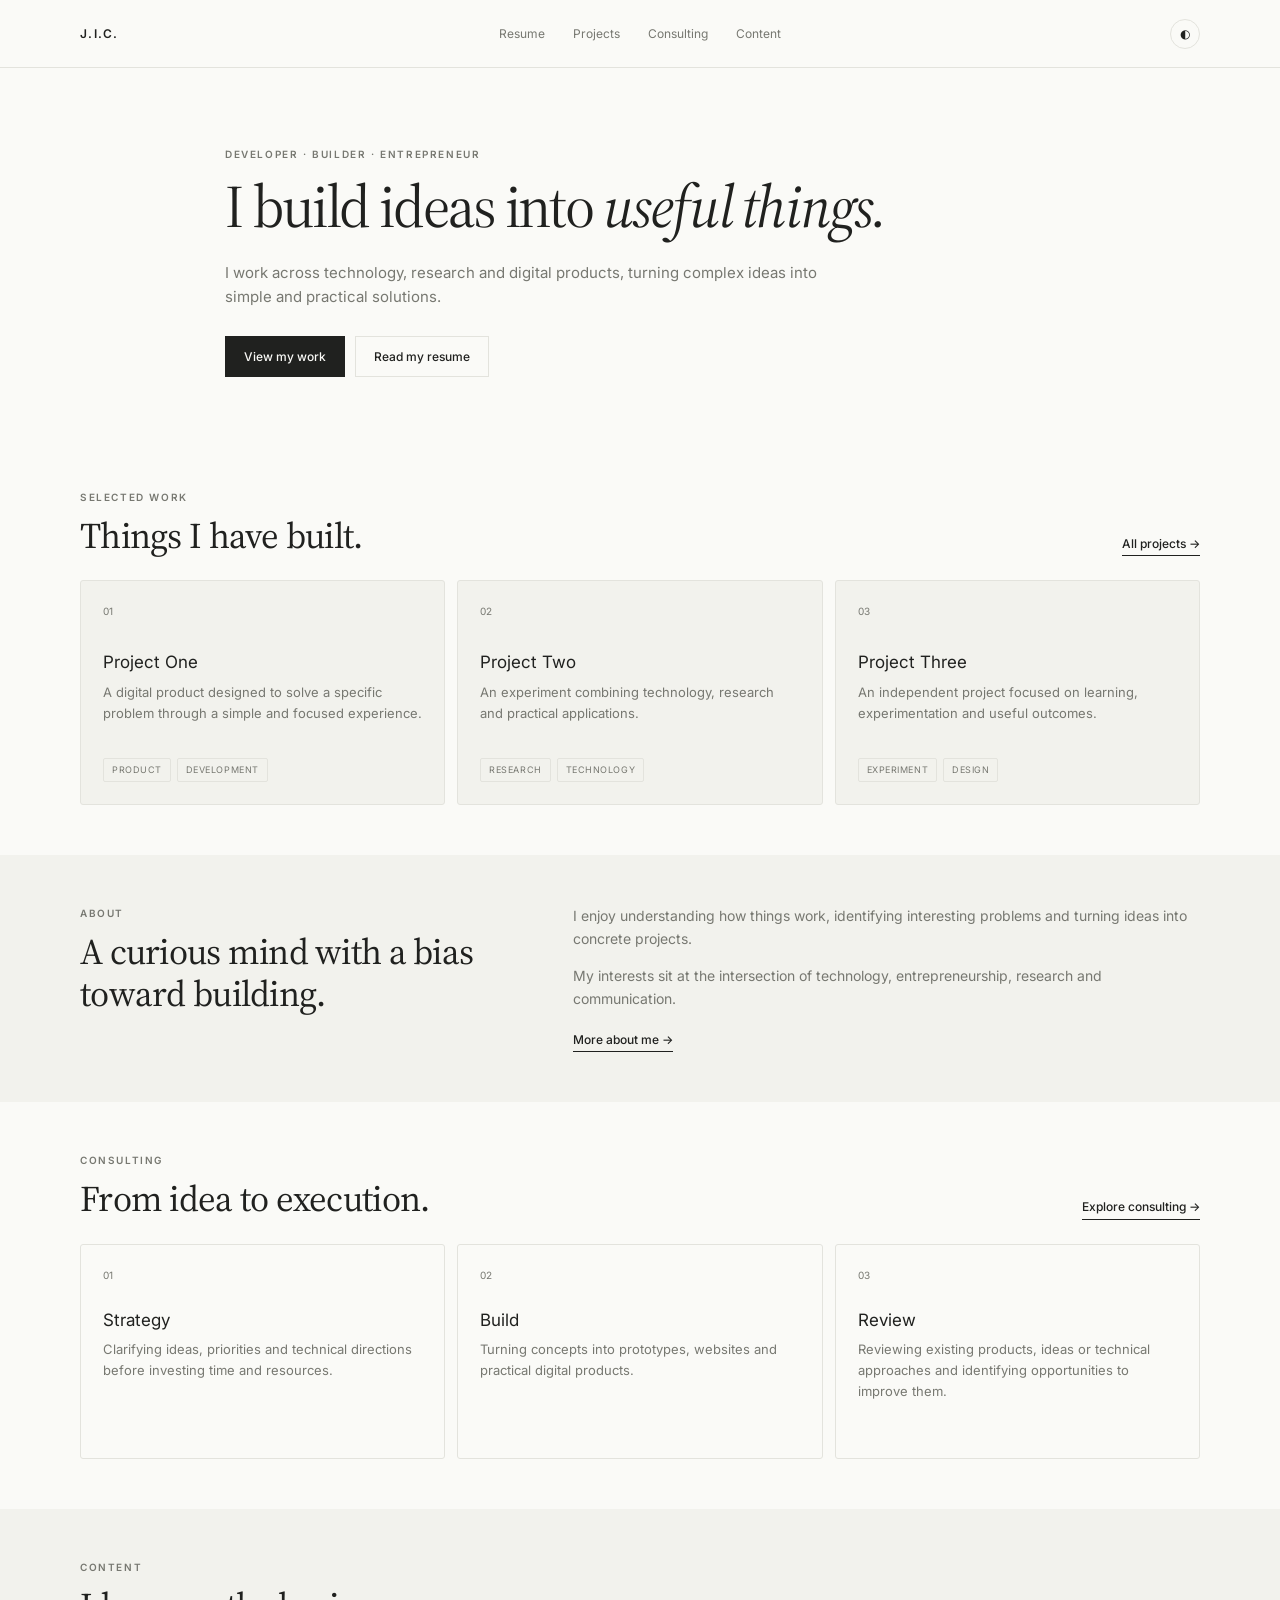
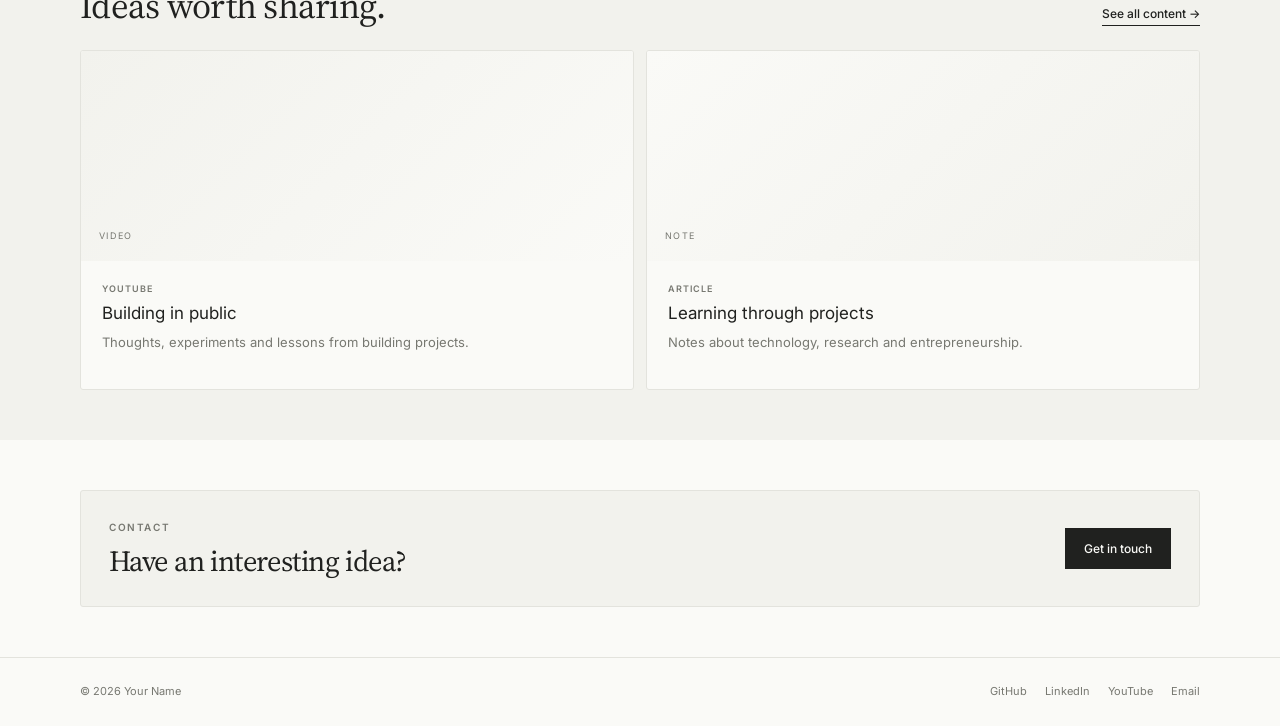
<file: index.html>
<!DOCTYPE html>
<html lang="en">

<head>
  <meta charset="UTF-8">
  <meta name="viewport" content="width=device-width, initial-scale=1.0">

  <title>J. Independent Consulting   — Portfolio</title>

  <link rel="stylesheet" href="style.css">
</head>

<body>

<header class="site-header">
  <div class="container nav-inner">

    <a href="index.html" class="logo">J.I.C.</a>

    <nav class="main-nav">
      <a href="resume.html">Resume</a>
      <a href="projects.html">Projects</a>
      <a href="consulting.html">Consulting</a>
      <a href="content.html">Content</a>
    </nav>

    <button
      id="themeToggle"
      class="theme-toggle"
      aria-label="Toggle dark mode">
      ◐
    </button>

  </div>
</header>


<main>

  <!-- HERO -->
  <section class="hero">
    <div class="container hero-content">

      <p class="eyebrow">
        Developer · Builder · Entrepreneur
      </p>

      <h1>
        I build ideas into
        <em>useful things.</em>
      </h1>

      <p class="hero-text">
        I work across technology, research and digital products,
        turning complex ideas into simple and practical solutions.
      </p>

      <div class="hero-actions">

        <a href="projects.html" class="button button-dark">
          View my work
        </a>

        <a href="resume.html" class="button button-light">
          Read my resume
        </a>

      </div>

    </div>
  </section>


  <!-- SELECTED WORK -->
  <section class="section">

    <div class="container">

      <div class="section-heading">

        <div>
          <p class="eyebrow">Selected work</p>
          <h2>Things I have built.</h2>
        </div>

        <a href="projects.html" class="text-link">
          All projects →
        </a>

      </div>


      <div class="card-grid three">

        <article class="work-card">

          <span class="card-number">01</span>

          <h3>Project One</h3>

          <p>
            A digital product designed to solve a specific
            problem through a simple and focused experience.
          </p>

          <div class="tags">
            <span>Product</span>
            <span>Development</span>
          </div>

        </article>


        <article class="work-card">

          <span class="card-number">02</span>

          <h3>Project Two</h3>

          <p>
            An experiment combining technology, research
            and practical applications.
          </p>

          <div class="tags">
            <span>Research</span>
            <span>Technology</span>
          </div>

        </article>


        <article class="work-card">

          <span class="card-number">03</span>

          <h3>Project Three</h3>

          <p>
            An independent project focused on learning,
            experimentation and useful outcomes.
          </p>

          <div class="tags">
            <span>Experiment</span>
            <span>Design</span>
          </div>

        </article>

      </div>

    </div>

  </section>


  <!-- ABOUT -->
  <section class="section section-soft">

    <div class="container about-grid">

      <div>
        <p class="eyebrow">About</p>

        <h2>
          A curious mind with
          a bias toward building.
        </h2>
      </div>


      <div class="about-text">

        <p>
          I enjoy understanding how things work, identifying
          interesting problems and turning ideas into concrete projects.
        </p>

        <p>
          My interests sit at the intersection of technology,
          entrepreneurship, research and communication.
        </p>

        <a href="resume.html" class="text-link">
          More about me →
        </a>

      </div>

    </div>

  </section>


  <!-- CONSULTING -->
  <section class="section">

    <div class="container">

      <div class="section-heading">

        <div>
          <p class="eyebrow">Consulting</p>
          <h2>From idea to execution.</h2>
        </div>

        <a href="consulting.html" class="text-link">
          Explore consulting →
        </a>

      </div>


      <div class="card-grid three">

        <article class="service-card">

          <span class="service-index">01</span>

          <h3>Strategy</h3>

          <p>
            Clarifying ideas, priorities and technical directions
            before investing time and resources.
          </p>

        </article>


        <article class="service-card">

          <span class="service-index">02</span>

          <h3>Build</h3>

          <p>
            Turning concepts into prototypes, websites
            and practical digital products.
          </p>

        </article>


        <article class="service-card">

          <span class="service-index">03</span>

          <h3>Review</h3>

          <p>
            Reviewing existing products, ideas or technical
            approaches and identifying opportunities to improve them.
          </p>

        </article>

      </div>

    </div>

  </section>


  <!-- CONTENT -->
  <section class="section section-soft">

    <div class="container">

      <div class="section-heading">

        <div>
          <p class="eyebrow">Content</p>
          <h2>Ideas worth sharing.</h2>
        </div>

        <a href="content.html" class="text-link">
          See all content →
        </a>

      </div>


      <div class="content-grid">

        <article class="content-card">

          <div class="content-visual visual-video">
            <span>VIDEO</span>
          </div>

          <div class="content-info">

            <span class="content-type">
              YouTube
            </span>

            <h3>Building in public</h3>

            <p>
              Thoughts, experiments and lessons from building projects.
            </p>

          </div>

        </article>


        <article class="content-card">

          <div class="content-visual visual-article">
            <span>NOTE</span>
          </div>

          <div class="content-info">

            <span class="content-type">
              Article
            </span>

            <h3>Learning through projects</h3>

            <p>
              Notes about technology, research and entrepreneurship.
            </p>

          </div>

        </article>

      </div>

    </div>

  </section>


  <!-- CONTACT -->
  <section class="section">

    <div class="container">

      <div class="contact-card">

        <div>

          <p class="eyebrow">
            Contact
          </p>

          <h2>
            Have an interesting idea?
          </h2>

        </div>

        <a
          href="mailto:hello@example.com"
          class="button button-dark">
          Get in touch
        </a>

      </div>

    </div>

  </section>

</main>


<footer class="site-footer">

  <div class="container footer-inner">

    <span>
      © 2026 Your Name
    </span>

    <div class="socials">

      <a
        href="https://github.com/YOURUSERNAME"
        target="_blank"
        rel="noopener noreferrer">
        GitHub
      </a>

      <a
        href="https://www.linkedin.com/in/YOURUSERNAME/"
        target="_blank"
        rel="noopener noreferrer">
        LinkedIn
      </a>

      <a
        href="https://www.youtube.com/@YOURCHANNEL"
        target="_blank"
        rel="noopener noreferrer">
        YouTube
      </a>

      <a href="mailto:hello@example.com">
        Email
      </a>

    </div>

  </div>

</footer>


<script src="script.js"></script>

</body>
</html>
</file>
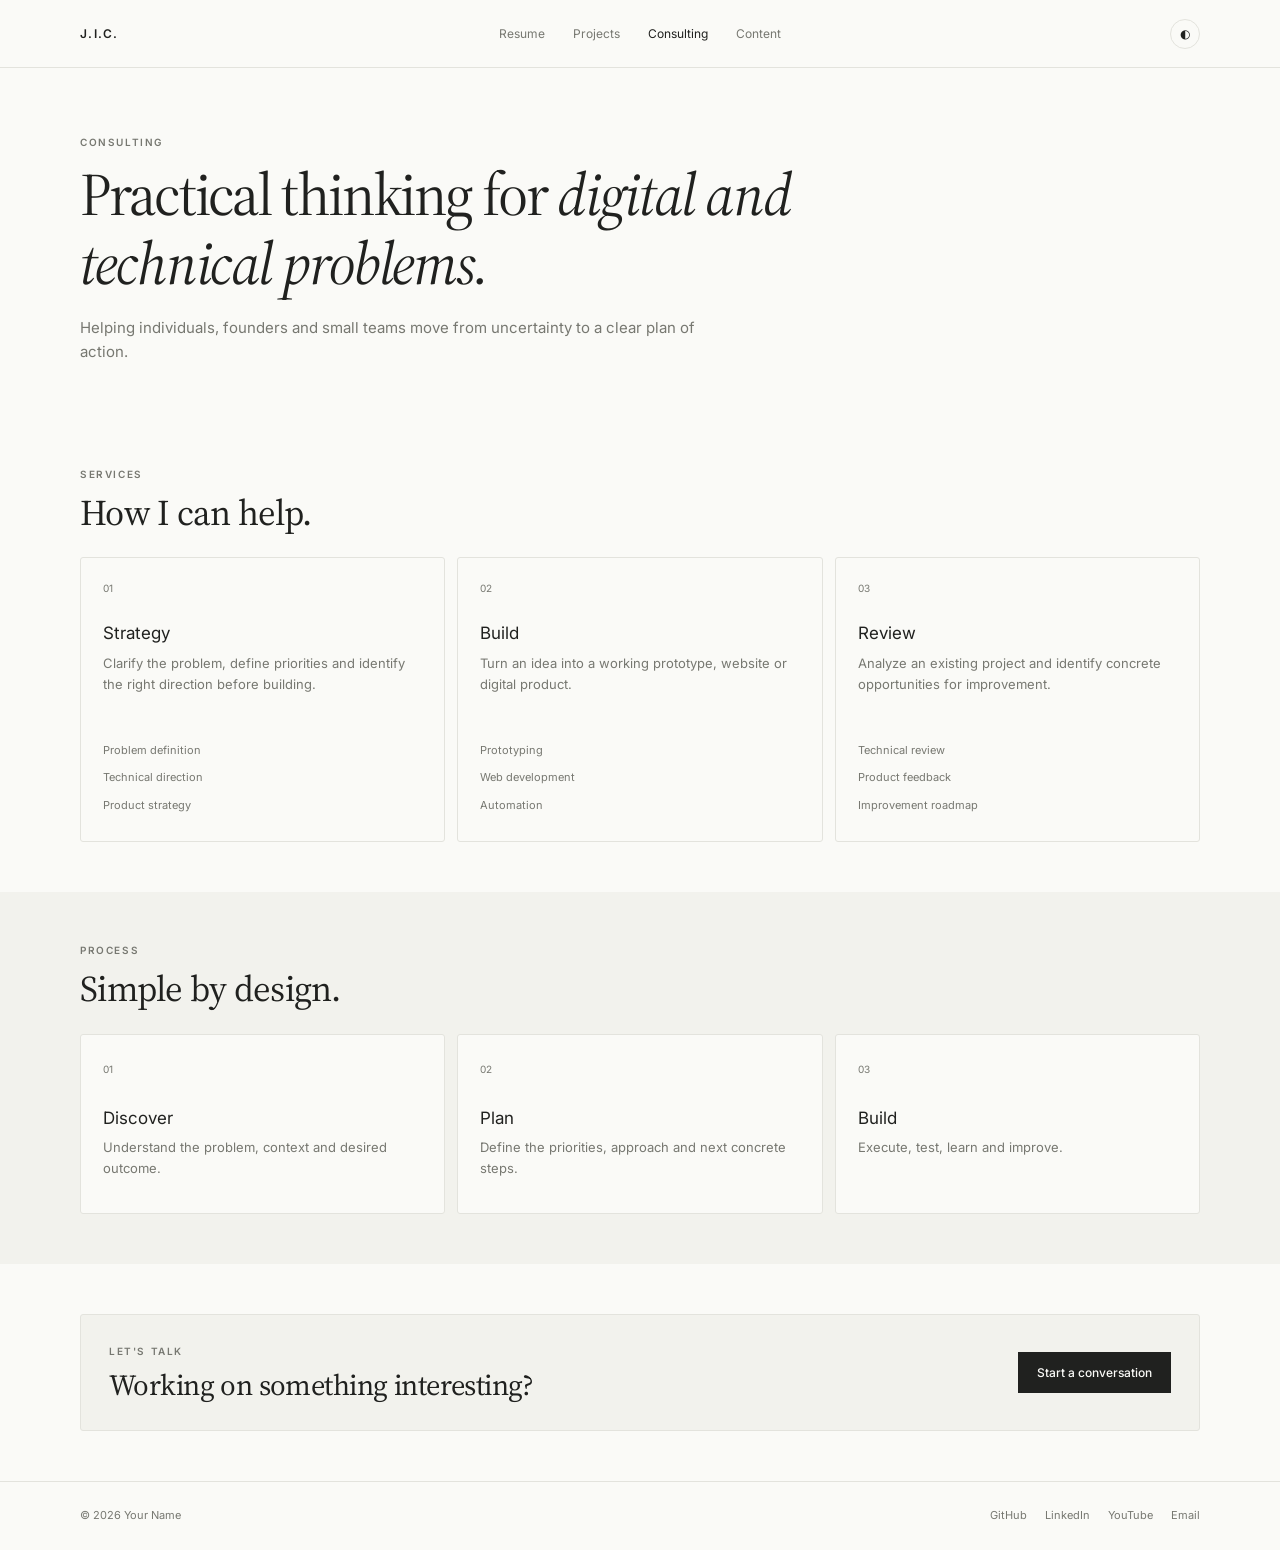
<file: consulting.html>
<!DOCTYPE html>
<html lang="en">

<head>

  <meta charset="UTF-8">
  <meta name="viewport" content="width=device-width, initial-scale=1.0">

  <title>Consulting — Your Name</title>

  <link rel="stylesheet" href="style.css">

</head>

<body>

<header class="site-header">

  <div class="container nav-inner">

    <a href="index.html" class="logo">
      J.I.C.
    </a>

    <nav class="main-nav">

      <a href="resume.html">
        Resume
      </a>

      <a href="projects.html">
        Projects
      </a>

      <a href="consulting.html" class="active">
        Consulting
      </a>

      <a href="content.html">
        Content
      </a>

    </nav>

    <button
      id="themeToggle"
      class="theme-toggle">
      ◐
    </button>

  </div>

</header>


<main>

  <section class="page-hero">

    <div class="container">

      <p class="eyebrow">
        Consulting
      </p>

      <h1>
        Practical thinking for
        <em>digital and technical problems.</em>
      </h1>

      <p>
        Helping individuals, founders and small teams
        move from uncertainty to a clear plan of action.
      </p>

    </div>

  </section>


  <section class="section">

    <div class="container">

      <div class="section-heading">

        <div>

          <p class="eyebrow">
            Services
          </p>

          <h2>
            How I can help.
          </h2>

        </div>

      </div>


      <div class="card-grid three">


        <article class="service-card large">

          <span class="service-index">
            01
          </span>

          <h3>
            Strategy
          </h3>

          <p>
            Clarify the problem, define priorities
            and identify the right direction before building.
          </p>

          <ul class="service-list">
            <li>Problem definition</li>
            <li>Technical direction</li>
            <li>Product strategy</li>
          </ul>

        </article>


        <article class="service-card large">

          <span class="service-index">
            02
          </span>

          <h3>
            Build
          </h3>

          <p>
            Turn an idea into a working prototype,
            website or digital product.
          </p>

          <ul class="service-list">
            <li>Prototyping</li>
            <li>Web development</li>
            <li>Automation</li>
          </ul>

        </article>


        <article class="service-card large">

          <span class="service-index">
            03
          </span>

          <h3>
            Review
          </h3>

          <p>
            Analyze an existing project and identify
            concrete opportunities for improvement.
          </p>

          <ul class="service-list">
            <li>Technical review</li>
            <li>Product feedback</li>
            <li>Improvement roadmap</li>
          </ul>

        </article>


      </div>

    </div>

  </section>


  <section class="section section-soft">

    <div class="container">

      <div class="section-heading">

        <div>

          <p class="eyebrow">
            Process
          </p>

          <h2>
            Simple by design.
          </h2>

        </div>

      </div>


      <div class="process-grid">

        <article class="process-card">

          <span>01</span>

          <h3>
            Discover
          </h3>

          <p>
            Understand the problem, context
            and desired outcome.
          </p>

        </article>


        <article class="process-card">

          <span>02</span>

          <h3>
            Plan
          </h3>

          <p>
            Define the priorities, approach
            and next concrete steps.
          </p>

        </article>


        <article class="process-card">

          <span>03</span>

          <h3>
            Build
          </h3>

          <p>
            Execute, test, learn and improve.
          </p>

        </article>

      </div>

    </div>

  </section>


  <section class="section">

    <div class="container">

      <div class="contact-card">

        <div>

          <p class="eyebrow">
            Let's talk
          </p>

          <h2>
            Working on something interesting?
          </h2>

        </div>

        <a
          href="mailto:hello@example.com"
          class="button button-dark">
          Start a conversation
        </a>

      </div>

    </div>

  </section>

</main>


<footer class="site-footer">

  <div class="container footer-inner">

    <span>
      © 2026 Your Name
    </span>

    <div class="socials">

      <a href="https://github.com/YOURUSERNAME"
         target="_blank"
         rel="noopener noreferrer">
        GitHub
      </a>

      <a href="https://www.linkedin.com/in/YOURUSERNAME/"
         target="_blank"
         rel="noopener noreferrer">
        LinkedIn
      </a>

      <a href="https://www.youtube.com/@YOURCHANNEL"
         target="_blank"
         rel="noopener noreferrer">
        YouTube
      </a>

      <a href="mailto:hello@example.com">
        Email
      </a>

    </div>

  </div>

</footer>


<script src="script.js"></script>

</body>
</html>
</file>
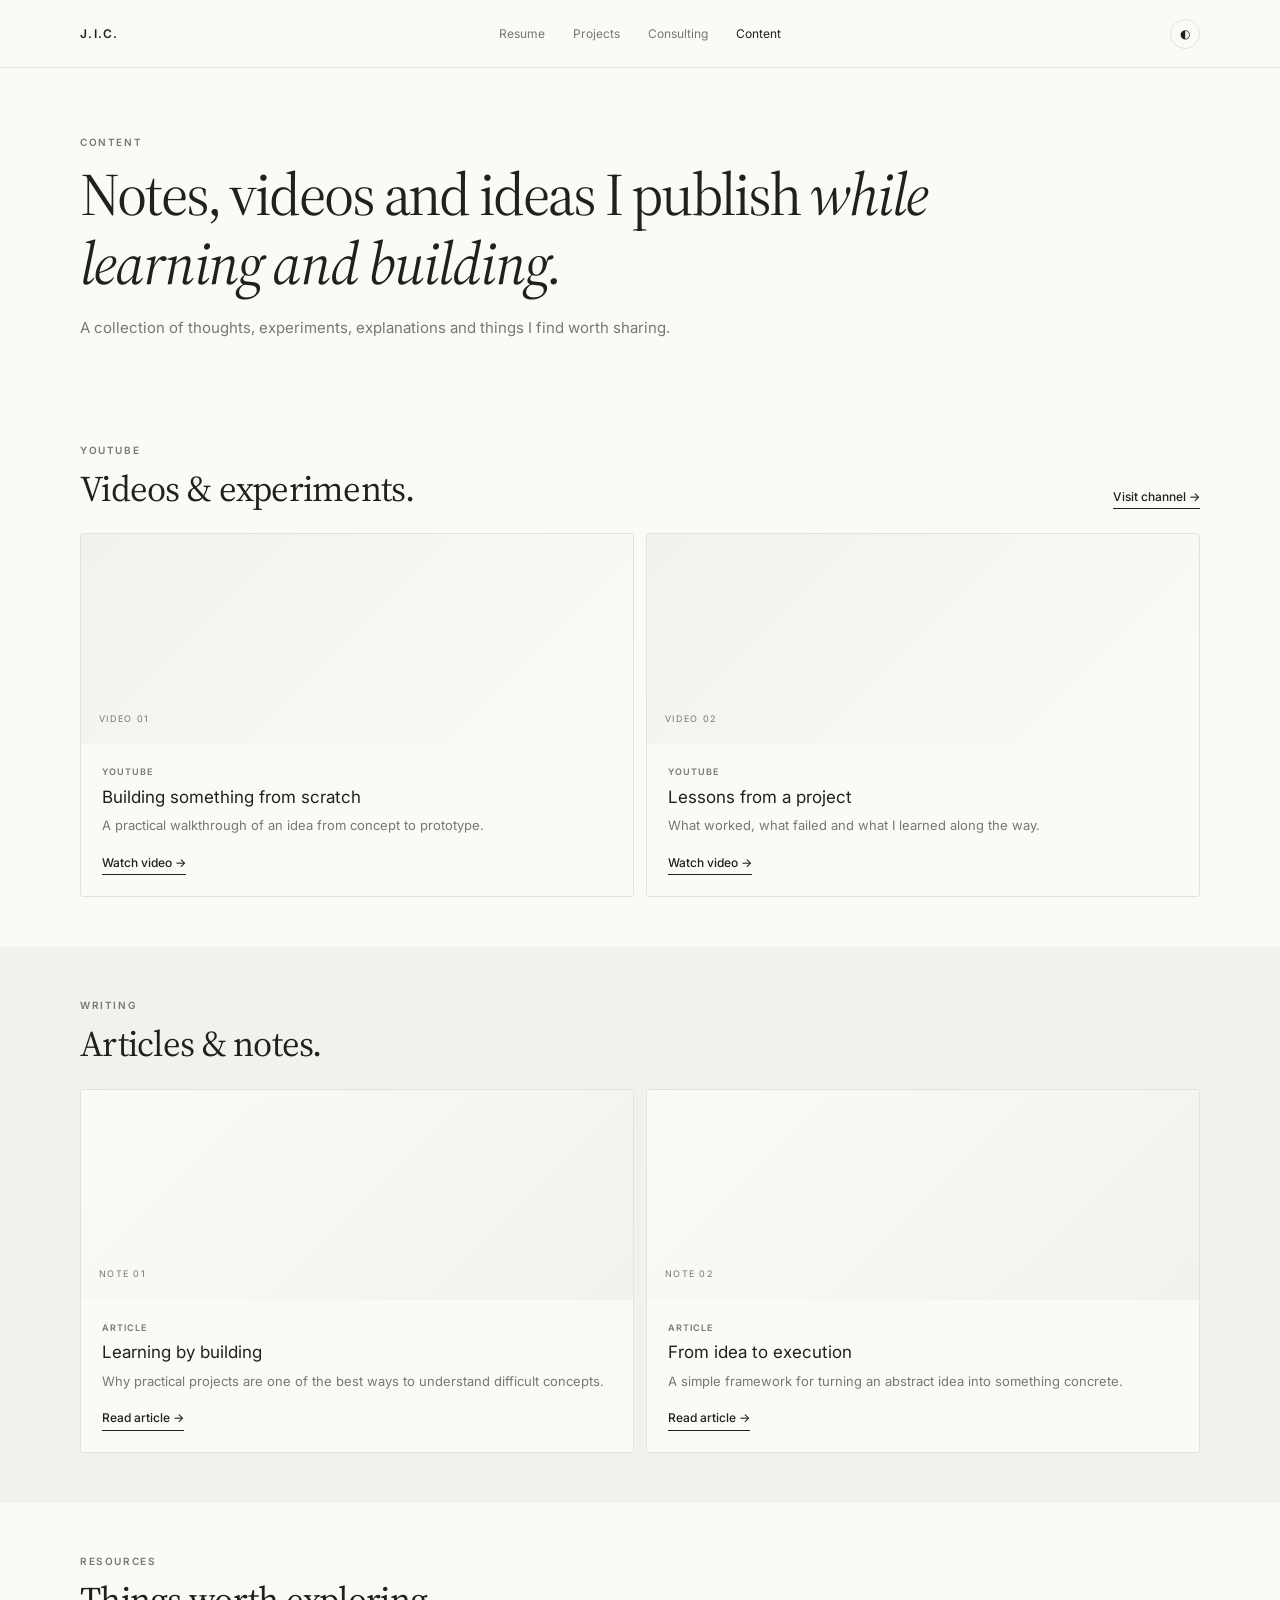
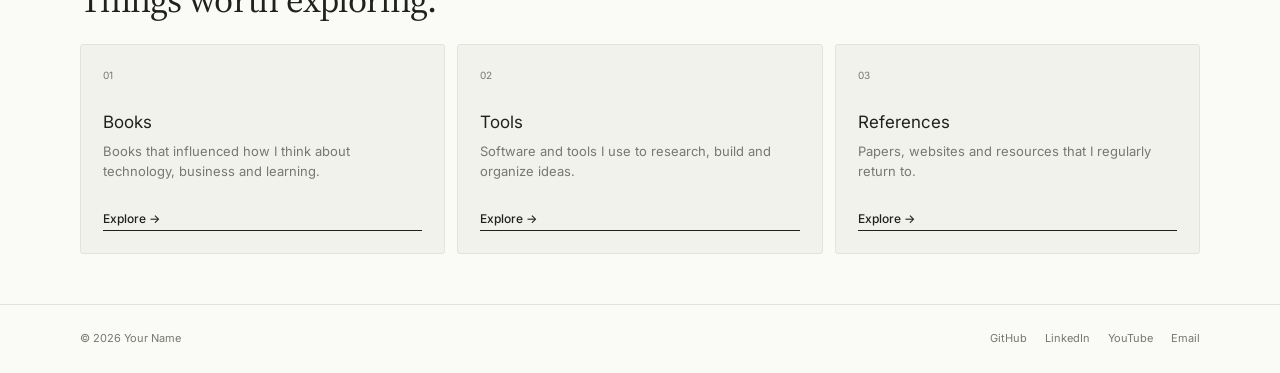
<file: content.html>
<!DOCTYPE html>
<html lang="en">

<head>

  <meta charset="UTF-8">
  <meta name="viewport" content="width=device-width, initial-scale=1.0">

  <title>Content — Your Name</title>

  <link rel="stylesheet" href="style.css">

</head>

<body>

<header class="site-header">

  <div class="container nav-inner">

    <a href="index.html" class="logo">
      J.I.C.
    </a>

    <nav class="main-nav">

      <a href="resume.html">
        Resume
      </a>

      <a href="projects.html">
        Projects
      </a>

      <a href="consulting.html">
        Consulting
      </a>

      <a href="content.html" class="active">
        Content
      </a>

    </nav>

    <button
      id="themeToggle"
      class="theme-toggle">
      ◐
    </button>

  </div>

</header>


<main>

  <section class="page-hero">

    <div class="container">

      <p class="eyebrow">
        Content
      </p>

      <h1>
        Notes, videos and ideas I publish
        <em>while learning and building.</em>
      </h1>

      <p>
        A collection of thoughts, experiments,
        explanations and things I find worth sharing.
      </p>

    </div>

  </section>


  <!-- VIDEOS -->
  <section class="section">

    <div class="container">

      <div class="section-heading">

        <div>

          <p class="eyebrow">
            YouTube
          </p>

          <h2>
            Videos & experiments.
          </h2>

        </div>

        <a
          href="https://www.youtube.com/@YOURCHANNEL"
          target="_blank"
          rel="noopener noreferrer"
          class="text-link">
          Visit channel →
        </a>

      </div>


      <div class="content-grid">


        <article class="content-card">

          <div class="content-visual visual-video">
            <span>VIDEO 01</span>
          </div>

          <div class="content-info">

            <span class="content-type">
              YouTube
            </span>

            <h3>
              Building something from scratch
            </h3>

            <p>
              A practical walkthrough of an idea
              from concept to prototype.
            </p>

            <a href="#" class="text-link">
              Watch video →
            </a>

          </div>

        </article>


        <article class="content-card">

          <div class="content-visual visual-video">
            <span>VIDEO 02</span>
          </div>

          <div class="content-info">

            <span class="content-type">
              YouTube
            </span>

            <h3>
              Lessons from a project
            </h3>

            <p>
              What worked, what failed and
              what I learned along the way.
            </p>

            <a href="#" class="text-link">
              Watch video →
            </a>

          </div>

        </article>


      </div>

    </div>

  </section>


  <!-- ARTICLES -->
  <section class="section section-soft">

    <div class="container">

      <div class="section-heading">

        <div>

          <p class="eyebrow">
            Writing
          </p>

          <h2>
            Articles & notes.
          </h2>

        </div>

      </div>


      <div class="content-grid">


        <article class="content-card">

          <div class="content-visual visual-article">
            <span>NOTE 01</span>
          </div>

          <div class="content-info">

            <span class="content-type">
              Article
            </span>

            <h3>
              Learning by building
            </h3>

            <p>
              Why practical projects are one of the best
              ways to understand difficult concepts.
            </p>

            <a href="#" class="text-link">
              Read article →
            </a>

          </div>

        </article>


        <article class="content-card">

          <div class="content-visual visual-article">
            <span>NOTE 02</span>
          </div>

          <div class="content-info">

            <span class="content-type">
              Article
            </span>

            <h3>
              From idea to execution
            </h3>

            <p>
              A simple framework for turning an abstract
              idea into something concrete.
            </p>

            <a href="#" class="text-link">
              Read article →
            </a>

          </div>

        </article>


      </div>

    </div>

  </section>


  <!-- RESOURCES -->
  <section class="section">

    <div class="container">

      <div class="section-heading">

        <div>

          <p class="eyebrow">
            Resources
          </p>

          <h2>
            Things worth exploring.
          </h2>

        </div>

      </div>


      <div class="card-grid three">


        <article class="resource-card">

          <span>01</span>

          <h3>
            Books
          </h3>

          <p>
            Books that influenced how I think
            about technology, business and learning.
          </p>

          <a href="#" class="text-link">
            Explore →
          </a>

        </article>


        <article class="resource-card">

          <span>02</span>

          <h3>
            Tools
          </h3>

          <p>
            Software and tools I use to research,
            build and organize ideas.
          </p>

          <a href="#" class="text-link">
            Explore →
          </a>

        </article>


        <article class="resource-card">

          <span>03</span>

          <h3>
            References
          </h3>

          <p>
            Papers, websites and resources
            that I regularly return to.
          </p>

          <a href="#" class="text-link">
            Explore →
          </a>

        </article>


      </div>

    </div>

  </section>

</main>


<footer class="site-footer">

  <div class="container footer-inner">

    <span>
      © 2026 Your Name
    </span>

    <div class="socials">

      <a href="https://github.com/YOURUSERNAME"
         target="_blank"
         rel="noopener noreferrer">
        GitHub
      </a>

      <a href="https://www.linkedin.com/in/YOURUSERNAME/"
         target="_blank"
         rel="noopener noreferrer">
        LinkedIn
      </a>

      <a href="https://www.youtube.com/@YOURCHANNEL"
         target="_blank"
         rel="noopener noreferrer">
        YouTube
      </a>

      <a href="mailto:hello@example.com">
        Email
      </a>

    </div>

  </div>

</footer>


<script src="script.js"></script>

</body>
</html>
</file>
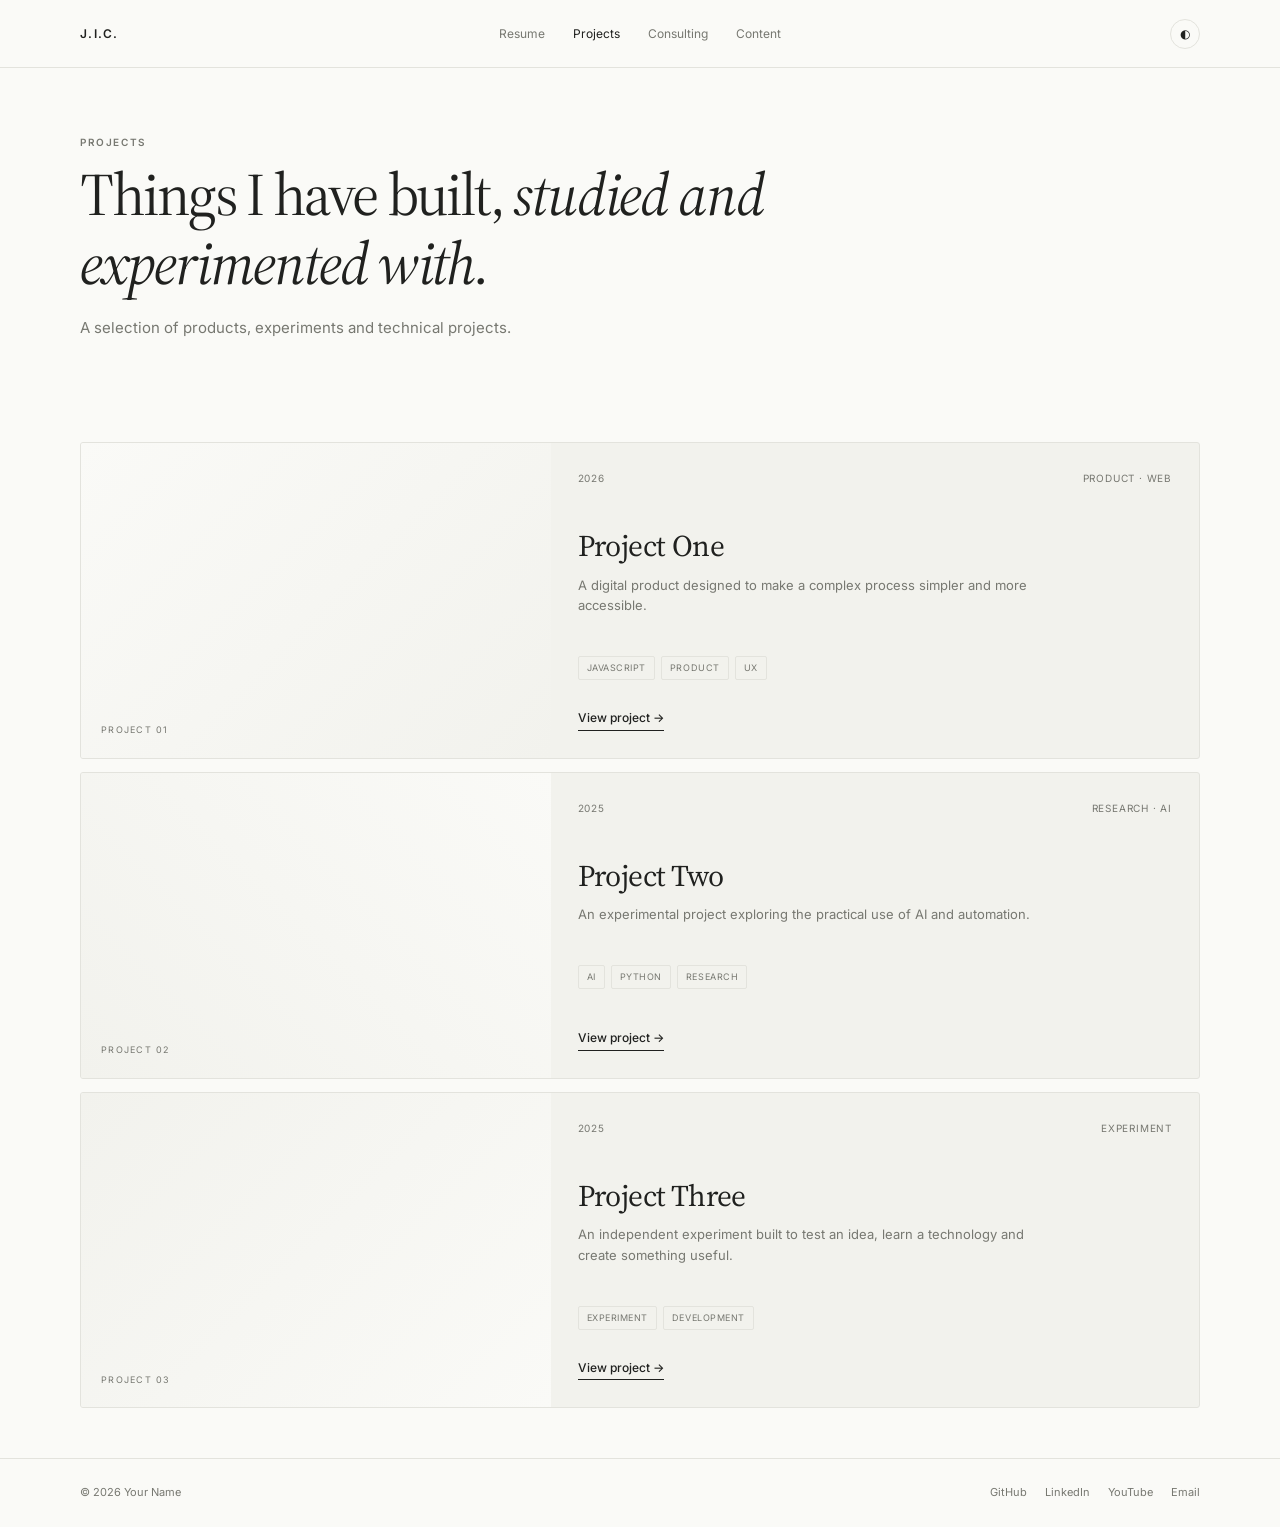
<file: projects.html>
<!DOCTYPE html>
<html lang="en">

<head>
  <meta charset="UTF-8">
  <meta name="viewport" content="width=device-width, initial-scale=1.0">

  <title>Projects — Your Name</title>

  <link rel="stylesheet" href="style.css">
</head>

<body>

<header class="site-header">

  <div class="container nav-inner">

    <a href="index.html" class="logo">
      J.I.C.
    </a>

    <nav class="main-nav">

      <a href="resume.html">
        Resume
      </a>

      <a href="projects.html" class="active">
        Projects
      </a>

      <a href="consulting.html">
        Consulting
      </a>

      <a href="content.html">
        Content
      </a>

    </nav>

    <button
      id="themeToggle"
      class="theme-toggle">
      ◐
    </button>

  </div>

</header>


<main>

  <section class="page-hero">

    <div class="container">

      <p class="eyebrow">
        Projects
      </p>

      <h1>
        Things I have built,
        <em>studied and experimented with.</em>
      </h1>

      <p>
        A selection of products, experiments
        and technical projects.
      </p>

    </div>

  </section>


  <section class="section">

    <div class="container project-list">


      <article class="project-card">

        <div class="project-image project-one">
          <span>PROJECT 01</span>
        </div>

        <div class="project-info">

          <div class="project-meta">
            <span>2026</span>
            <span>Product · Web</span>
          </div>

          <h2>
            Project One
          </h2>

          <p>
            A digital product designed to make
            a complex process simpler and more accessible.
          </p>

          <div class="tags">
            <span>JavaScript</span>
            <span>Product</span>
            <span>UX</span>
          </div>

          <a href="#" class="text-link">
            View project →
          </a>

        </div>

      </article>


      <article class="project-card">

        <div class="project-image project-two">
          <span>PROJECT 02</span>
        </div>

        <div class="project-info">

          <div class="project-meta">
            <span>2025</span>
            <span>Research · AI</span>
          </div>

          <h2>
            Project Two
          </h2>

          <p>
            An experimental project exploring
            the practical use of AI and automation.
          </p>

          <div class="tags">
            <span>AI</span>
            <span>Python</span>
            <span>Research</span>
          </div>

          <a href="#" class="text-link">
            View project →
          </a>

        </div>

      </article>


      <article class="project-card">

        <div class="project-image project-three">
          <span>PROJECT 03</span>
        </div>

        <div class="project-info">

          <div class="project-meta">
            <span>2025</span>
            <span>Experiment</span>
          </div>

          <h2>
            Project Three
          </h2>

          <p>
            An independent experiment built to test an idea,
            learn a technology and create something useful.
          </p>

          <div class="tags">
            <span>Experiment</span>
            <span>Development</span>
          </div>

          <a href="#" class="text-link">
            View project →
          </a>

        </div>

      </article>


    </div>

  </section>

</main>


<footer class="site-footer">

  <div class="container footer-inner">

    <span>
      © 2026 Your Name
    </span>

    <div class="socials">

      <a href="https://github.com/YOURUSERNAME"
         target="_blank"
         rel="noopener noreferrer">
        GitHub
      </a>

      <a href="https://www.linkedin.com/in/YOURUSERNAME/"
         target="_blank"
         rel="noopener noreferrer">
        LinkedIn
      </a>

      <a href="https://www.youtube.com/@YOURCHANNEL"
         target="_blank"
         rel="noopener noreferrer">
        YouTube
      </a>

      <a href="mailto:hello@example.com">
        Email
      </a>

    </div>

  </div>

</footer>


<script src="script.js"></script>

</body>
</html>
</file>
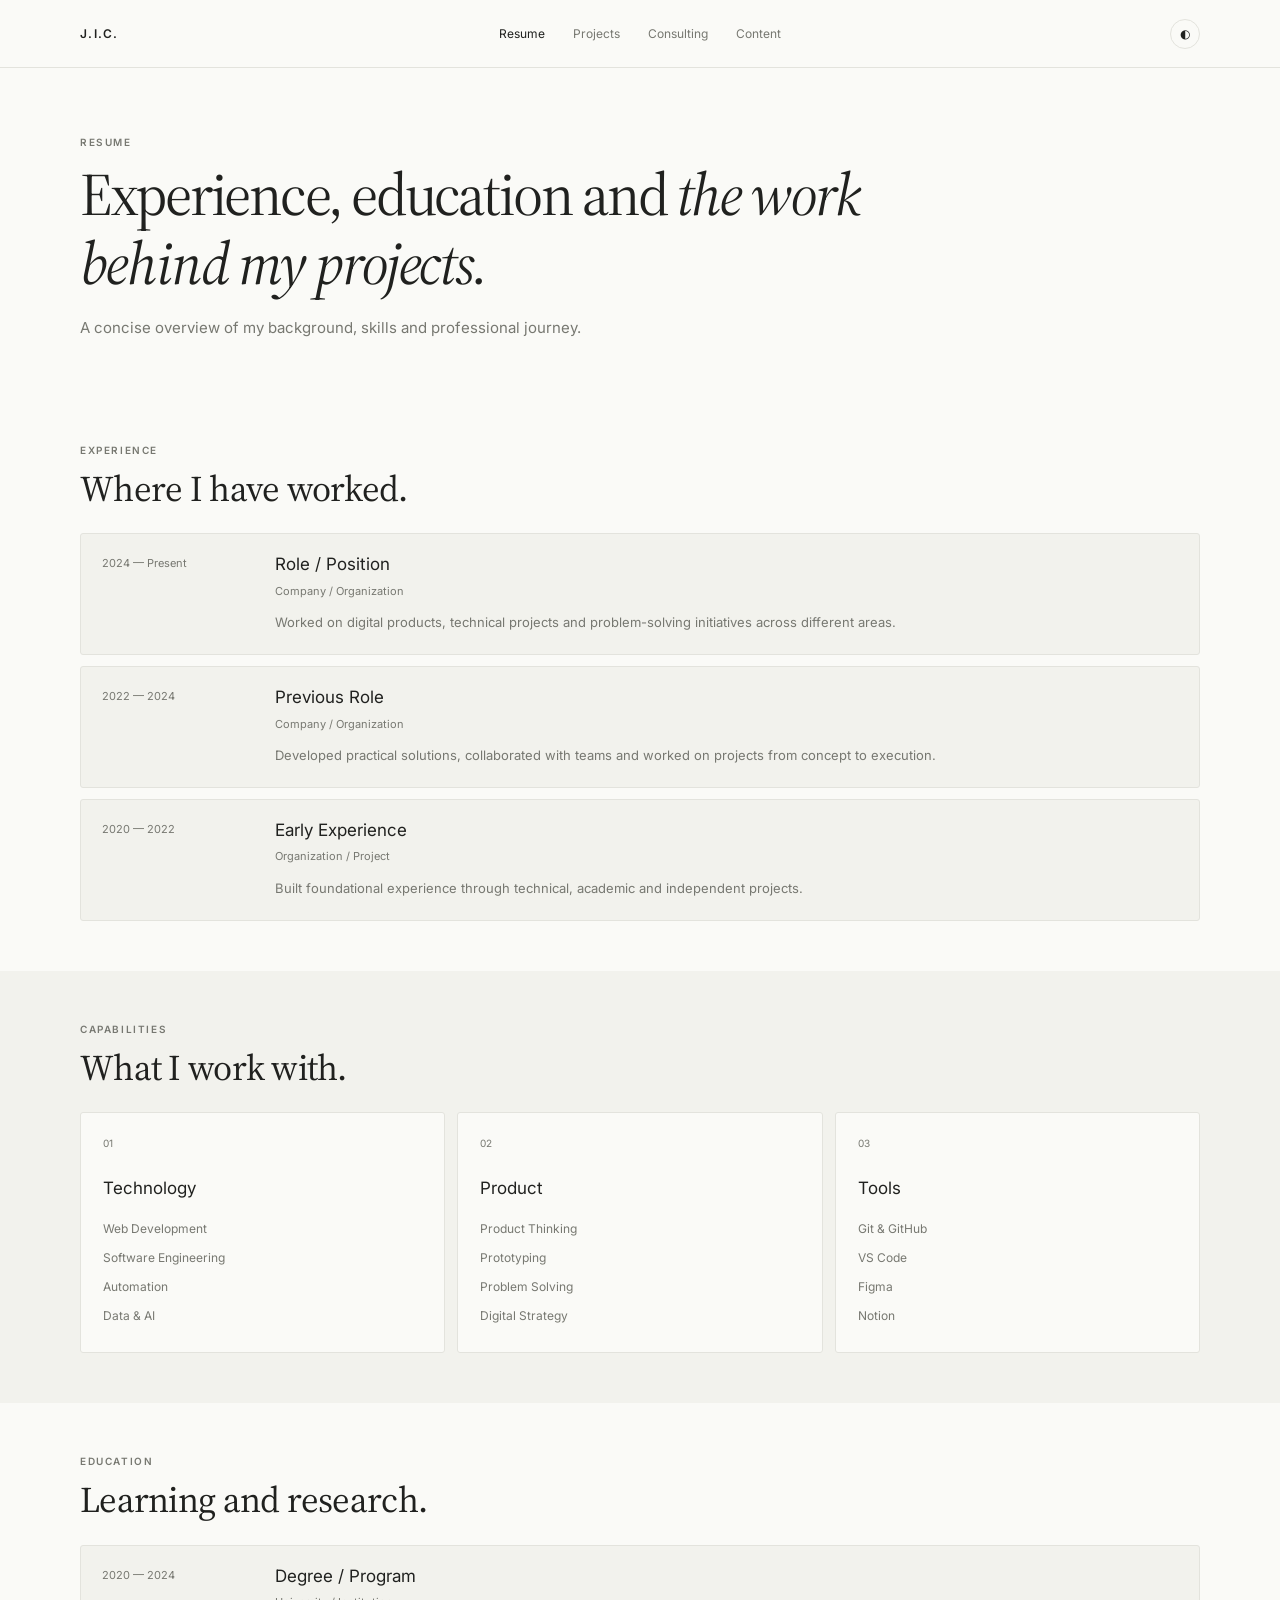
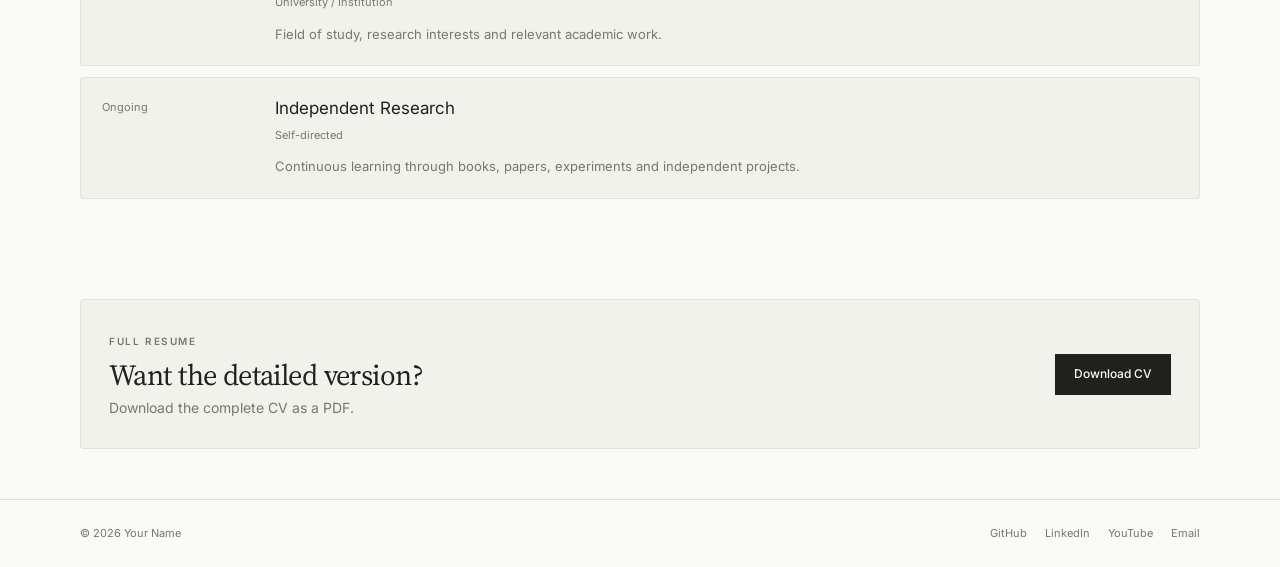
<file: resume.html>
<!DOCTYPE html>
<html lang="en">

<head>
  <meta charset="UTF-8">
  <meta name="viewport" content="width=device-width, initial-scale=1.0">

  <title>Resume — Your Name</title>

  <link rel="stylesheet" href="style.css">
</head>

<body>

<header class="site-header">

  <div class="container nav-inner">

    <a href="index.html" class="logo">
      J.I.C.
    </a>

    <nav class="main-nav">

      <a href="resume.html" class="active">
        Resume
      </a>

      <a href="projects.html">
        Projects
      </a>

      <a href="consulting.html">
        Consulting
      </a>

      <a href="content.html">
        Content
      </a>

    </nav>

    <button
      id="themeToggle"
      class="theme-toggle">
      ◐
    </button>

  </div>

</header>


<main>

  <!-- PAGE INTRO -->
  <section class="page-hero">

    <div class="container">

      <p class="eyebrow">
        Resume
      </p>

      <h1>
        Experience, education and
        <em>the work behind my projects.</em>
      </h1>

      <p>
        A concise overview of my background,
        skills and professional journey.
      </p>

    </div>

  </section>


  <!-- EXPERIENCE -->
  <section class="section">

    <div class="container">

      <div class="section-heading">

        <div>

          <p class="eyebrow">
            Experience
          </p>

          <h2>
            Where I have worked.
          </h2>

        </div>

      </div>


      <div class="resume-list">

        <article class="resume-card">

          <div class="resume-date">
            2024 — Present
          </div>

          <div class="resume-main">

            <h3>
              Role / Position
            </h3>

            <span>
              Company / Organization
            </span>

            <p>
              Worked on digital products, technical projects
              and problem-solving initiatives across different areas.
            </p>

          </div>

        </article>


        <article class="resume-card">

          <div class="resume-date">
            2022 — 2024
          </div>

          <div class="resume-main">

            <h3>
              Previous Role
            </h3>

            <span>
              Company / Organization
            </span>

            <p>
              Developed practical solutions, collaborated with teams
              and worked on projects from concept to execution.
            </p>

          </div>

        </article>


        <article class="resume-card">

          <div class="resume-date">
            2020 — 2022
          </div>

          <div class="resume-main">

            <h3>
              Early Experience
            </h3>

            <span>
              Organization / Project
            </span>

            <p>
              Built foundational experience through technical,
              academic and independent projects.
            </p>

          </div>

        </article>

      </div>

    </div>

  </section>


  <!-- SKILLS -->
  <section class="section section-soft">

    <div class="container">

      <div class="section-heading">

        <div>

          <p class="eyebrow">
            Capabilities
          </p>

          <h2>
            What I work with.
          </h2>

        </div>

      </div>


      <div class="card-grid three">

        <article class="resume-box">

          <span class="box-label">
            01
          </span>

          <h3>
            Technology
          </h3>

          <ul>
            <li>Web Development</li>
            <li>Software Engineering</li>
            <li>Automation</li>
            <li>Data & AI</li>
          </ul>

        </article>


        <article class="resume-box">

          <span class="box-label">
            02
          </span>

          <h3>
            Product
          </h3>

          <ul>
            <li>Product Thinking</li>
            <li>Prototyping</li>
            <li>Problem Solving</li>
            <li>Digital Strategy</li>
          </ul>

        </article>


        <article class="resume-box">

          <span class="box-label">
            03
          </span>

          <h3>
            Tools
          </h3>

          <ul>
            <li>Git & GitHub</li>
            <li>VS Code</li>
            <li>Figma</li>
            <li>Notion</li>
          </ul>

        </article>

      </div>

    </div>

  </section>


  <!-- EDUCATION -->
  <section class="section">

    <div class="container">

      <div class="section-heading">

        <div>

          <p class="eyebrow">
            Education
          </p>

          <h2>
            Learning and research.
          </h2>

        </div>

      </div>


      <div class="resume-list">

        <article class="resume-card">

          <div class="resume-date">
            2020 — 2024
          </div>

          <div class="resume-main">

            <h3>
              Degree / Program
            </h3>

            <span>
              University / Institution
            </span>

            <p>
              Field of study, research interests
              and relevant academic work.
            </p>

          </div>

        </article>


        <article class="resume-card">

          <div class="resume-date">
            Ongoing
          </div>

          <div class="resume-main">

            <h3>
              Independent Research
            </h3>

            <span>
              Self-directed
            </span>

            <p>
              Continuous learning through books, papers,
              experiments and independent projects.
            </p>

          </div>

        </article>

      </div>

    </div>

  </section>


  <!-- DOWNLOAD -->
  <section class="section">

    <div class="container">

      <div class="download-card">

        <div>

          <p class="eyebrow">
            Full resume
          </p>

          <h2>
            Want the detailed version?
          </h2>

          <p>
            Download the complete CV as a PDF.
          </p>

        </div>

        <a
          href="cv.pdf"
          class="button button-dark"
          download>
          Download CV
        </a>

      </div>

    </div>

  </section>

</main>


<footer class="site-footer">

  <div class="container footer-inner">

    <span>
      © 2026 Your Name
    </span>

    <div class="socials">

      <a
        href="https://github.com/YOURUSERNAME"
        target="_blank"
        rel="noopener noreferrer">
        GitHub
      </a>

      <a
        href="https://www.linkedin.com/in/YOURUSERNAME/"
        target="_blank"
        rel="noopener noreferrer">
        LinkedIn
      </a>

      <a
        href="https://www.youtube.com/@YOURCHANNEL"
        target="_blank"
        rel="noopener noreferrer">
        YouTube
      </a>

      <a href="mailto:hello@example.com">
        Email
      </a>

    </div>

  </div>

</footer>


<script src="script.js"></script>

</body>
</html>
</file>
<file: style.css>
@import url('https://fonts.googleapis.com/css2?family=Inter:wght@400;500;600&family=Source+Serif+4:ital,wght@0,400;0,500;1,400&display=swap');

/* =========================================================
   VARIABLES
========================================================= */

:root {
  --bg: #fafaf7;
  --text: #20211f;
  --muted: #777871;
  --border: #e3e3dd;
  --card: #f2f2ed;
  --white: #ffffff;

  --max-width: 1120px;

  --sans: "Inter", sans-serif;
  --serif: "Source Serif 4", Georgia, serif;
}


/* =========================================================
   RESET
========================================================= */

* {
  margin: 0;
  padding: 0;
  box-sizing: border-box;
}

html {
  scroll-behavior: smooth;
}

body {
  background: var(--bg);
  color: var(--text);

  font-family: var(--sans);
  font-size: 14px;
  line-height: 1.6;

  transition:
    background 0.25s ease,
    color 0.25s ease;
}

a {
  color: inherit;
  text-decoration: none;
}

button {
  font-family: inherit;
}

.container {
  width: min(calc(100% - 48px), var(--max-width));
  margin: 0 auto;
}


/* =========================================================
   TYPOGRAPHY
========================================================= */

h1,
h2,
h3 {
  font-weight: 400;
  line-height: 1.15;
}

h1,
h2 {
  font-family: var(--serif);
}

h1 em,
h2 em {
  font-style: italic;
}

h1 {
  font-size: clamp(42px, 5vw, 60px);
  letter-spacing: -0.035em;
}

h2 {
  font-size: clamp(28px, 3.2vw, 36px);
  letter-spacing: -0.02em;
}

h3 {
  font-size: 17px;
}

p {
  color: var(--muted);
}

.eyebrow {
  margin-bottom: 10px;

  color: var(--muted);

  font-size: 10px;
  font-weight: 600;
  letter-spacing: 0.16em;
  text-transform: uppercase;
}


/* =========================================================
   HEADER
========================================================= */

.site-header {
  height: 68px;

  border-bottom: 1px solid var(--border);

  position: relative;
  z-index: 20;
}

.nav-inner {
  height: 100%;

  display: grid;
  grid-template-columns: 1fr auto 1fr;
  align-items: center;
}

.logo {
  justify-self: start;

  font-size: 12px;
  font-weight: 600;
  letter-spacing: 0.12em;

  white-space: nowrap;
}

.main-nav {
  display: flex;
  align-items: center;
  justify-content: center;
  gap: 28px;
}

.main-nav a {
  color: var(--muted);

  font-size: 12px;

  transition: color 0.2s ease;
}

.main-nav a:hover,
.main-nav a.active {
  color: var(--text);
}

.theme-toggle {
  justify-self: end;

  width: 30px;
  height: 30px;

  display: grid;
  place-items: center;

  border: 1px solid var(--border);
  border-radius: 50%;

  background: transparent;
  color: var(--text);

  cursor: pointer;

  font-size: 12px;
}


/* =========================================================
   HERO
========================================================= */

.hero {
  padding: 78px 0 62px;
}

.hero-content {
  max-width: 830px;
}

.hero h1 {
  max-width: 780px;
  margin-bottom: 20px;
}

.hero-text {
  max-width: 600px;
  font-size: 15px;
}

.hero-actions {
  display: flex;
  gap: 10px;

  margin-top: 27px;
}


/* =========================================================
   INNER PAGE HERO
========================================================= */

.page-hero {
  padding: 66px 0 52px;
}

.page-hero h1 {
  max-width: 900px;
  margin-bottom: 18px;
}

.page-hero p:last-child {
  max-width: 620px;
  font-size: 15px;
}


/* =========================================================
   BUTTONS
========================================================= */

.button {
  min-height: 41px;

  display: inline-flex;
  align-items: center;
  justify-content: center;

  padding: 0 18px;

  border: 1px solid var(--border);

  font-size: 12px;
  font-weight: 500;

  transition:
    transform 0.2s ease,
    opacity 0.2s ease;
}

.button:hover {
  transform: translateY(-1px);
}

.button-dark {
  background: var(--text);
  color: var(--bg);
  border-color: var(--text);
}

.button-light {
  background: transparent;
}

.text-link {
  display: inline-block;

  font-size: 12px;
  font-weight: 500;

  border-bottom: 1px solid currentColor;
  padding-bottom: 2px;
}


/* =========================================================
   SECTIONS
========================================================= */

.section {
  padding: 50px 0;
}

.section-soft {
  background: var(--card);
}

.section-heading {
  display: flex;
  align-items: flex-end;
  justify-content: space-between;

  gap: 25px;

  margin-bottom: 24px;
}


/* =========================================================
   GENERAL CARDS
========================================================= */

.card-grid {
  display: grid;
  gap: 12px;
}

.card-grid.three {
  grid-template-columns: repeat(3, 1fr);
}


/* =========================================================
   WORK CARDS
========================================================= */

.work-card {
  min-height: 225px;

  display: flex;
  flex-direction: column;

  padding: 22px;

  background: var(--card);
  border: 1px solid var(--border);

  border-radius: 3px;
}

.card-number {
  margin-bottom: 34px;

  color: var(--muted);
  font-size: 10px;
}

.work-card h3 {
  margin-bottom: 9px;
}

.work-card p {
  font-size: 13px;
}

.tags {
  display: flex;
  flex-wrap: wrap;
  gap: 6px;

  margin-top: auto;
  padding-top: 18px;
}

.tags span {
  padding: 4px 8px;

  border: 1px solid var(--border);
  border-radius: 2px;

  color: var(--muted);

  font-size: 9px;
  letter-spacing: 0.06em;
  text-transform: uppercase;
}


/* =========================================================
   ABOUT
========================================================= */

.about-grid {
  display: grid;
  grid-template-columns: 0.8fr 1.2fr;

  gap: 75px;
}

.about-grid h2 {
  max-width: 440px;
}

.about-text {
  max-width: 620px;
}

.about-text p {
  margin-bottom: 15px;

  font-size: 14px;
}

.about-text .text-link {
  margin-top: 5px;
}


/* =========================================================
   SERVICE CARDS
========================================================= */

.service-card {
  min-height: 215px;

  display: flex;
  flex-direction: column;

  padding: 22px;

  background: var(--bg);
  border: 1px solid var(--border);

  border-radius: 3px;
}

.service-card.large {
  min-height: 285px;
}

.service-index {
  margin-bottom: 28px;

  color: var(--muted);
  font-size: 10px;
}

.service-card h3 {
  margin-bottom: 9px;
}

.service-card p {
  font-size: 13px;
}

.service-list {
  list-style: none;

  margin-top: auto;
  padding-top: 18px;
}

.service-list li {
  padding: 5px 0;

  color: var(--muted);

  font-size: 11px;
}


/* =========================================================
   CONTENT CARDS
========================================================= */

.content-grid {
  display: grid;
  grid-template-columns: repeat(2, 1fr);
  gap: 12px;
}

.content-card {
  background: var(--bg);
  border: 1px solid var(--border);
  border-radius: 3px;
  overflow: hidden;
}

.content-visual {
  height: 210px;

  display: flex;
  align-items: flex-end;

  padding: 18px;

  background: var(--card);
}

.content-visual span {
  color: var(--muted);

  font-size: 9px;
  letter-spacing: 0.14em;
}

.visual-video {
  background:
    linear-gradient(
      135deg,
      var(--card),
      var(--bg)
    );
}

.visual-article {
  background:
    linear-gradient(
      135deg,
      var(--bg),
      var(--card)
    );
}

.content-info {
  padding: 21px;
}

.content-type {
  display: block;

  margin-bottom: 8px;

  color: var(--muted);

  font-size: 9px;
  font-weight: 600;
  letter-spacing: 0.12em;
  text-transform: uppercase;
}

.content-info h3 {
  margin-bottom: 8px;
}

.content-info p {
  margin-bottom: 15px;
  font-size: 13px;
}


/* =========================================================
   PROJECTS
========================================================= */

.project-list {
  display: flex;
  flex-direction: column;
  gap: 13px;
}

.project-card {
  display: grid;
  grid-template-columns: 42% 58%;

  background: var(--card);
  border: 1px solid var(--border);

  border-radius: 3px;
  overflow: hidden;
}

.project-image {
  min-height: 305px;

  display: flex;
  align-items: flex-end;

  padding: 20px;
}

.project-image span {
  color: var(--muted);

  font-size: 9px;
  letter-spacing: 0.14em;
}

.project-one {
  background:
    linear-gradient(135deg, var(--bg), var(--card));
}

.project-two {
  background:
    linear-gradient(45deg, var(--card), var(--bg));
}

.project-three {
  background:
    linear-gradient(135deg, var(--card), var(--bg));
}

.project-info {
  padding: 27px;

  display: flex;
  flex-direction: column;
  align-items: flex-start;
}

.project-meta {
  width: 100%;

  display: flex;
  justify-content: space-between;

  margin-bottom: 43px;

  color: var(--muted);

  font-size: 10px;
  letter-spacing: 0.08em;
  text-transform: uppercase;
}

.project-info h2 {
  margin-bottom: 11px;

  font-size: 30px;
}

.project-info p {
  max-width: 480px;
  font-size: 13px;
}

.project-info .tags {
  margin-top: 22px;
}

.project-info .text-link {
  margin-top: auto;
  padding-top: 28px;
}


/* =========================================================
   RESUME
========================================================= */

.resume-list {
  display: flex;
  flex-direction: column;

  gap: 11px;
}

.resume-card {
  display: grid;
  grid-template-columns: 145px 1fr;

  gap: 28px;

  padding: 21px;

  background: var(--card);
  border: 1px solid var(--border);

  border-radius: 3px;
}

.resume-date {
  color: var(--muted);
  font-size: 11px;
}

.resume-main h3 {
  margin-bottom: 4px;
}

.resume-main > span {
  color: var(--muted);
  font-size: 11px;
}

.resume-main p {
  max-width: 680px;
  margin-top: 11px;

  font-size: 13px;
}

.resume-box {
  padding: 22px;

  background: var(--bg);
  border: 1px solid var(--border);

  border-radius: 3px;
}

.box-label {
  display: block;

  margin-bottom: 28px;

  color: var(--muted);
  font-size: 10px;
}

.resume-box h3 {
  margin-bottom: 15px;
}

.resume-box ul {
  list-style: none;
}

.resume-box li {
  padding: 5px 0;

  color: var(--muted);
  font-size: 12px;
}


/* =========================================================
   PROCESS
========================================================= */

.process-grid {
  display: grid;
  grid-template-columns: repeat(3, 1fr);
  gap: 12px;
}

.process-card {
  min-height: 180px;

  padding: 22px;

  background: var(--bg);
  border: 1px solid var(--border);

  border-radius: 3px;
}

.process-card span {
  color: var(--muted);
  font-size: 10px;
}

.process-card h3 {
  margin: 30px 0 8px;
}

.process-card p {
  font-size: 13px;
}


/* =========================================================
   RESOURCE CARDS
========================================================= */

.resource-card {
  min-height: 210px;

  display: flex;
  flex-direction: column;

  padding: 22px;

  background: var(--card);
  border: 1px solid var(--border);

  border-radius: 3px;
}

.resource-card > span {
  color: var(--muted);
  font-size: 10px;
}

.resource-card h3 {
  margin: 30px 0 8px;
}

.resource-card p {
  font-size: 13px;
}

.resource-card .text-link {
  margin-top: auto;
  padding-top: 18px;
}


/* =========================================================
   CONTACT / DOWNLOAD
========================================================= */

.contact-card,
.download-card {
  display: flex;
  align-items: center;
  justify-content: space-between;

  gap: 30px;

  padding: 28px;

  background: var(--card);
  border: 1px solid var(--border);

  border-radius: 3px;
}

.contact-card h2,
.download-card h2 {
  font-size: 29px;
}

.download-card p {
  margin-top: 5px;
}


/* =========================================================
   FOOTER
========================================================= */

.site-footer {
  padding: 25px 0;

  border-top: 1px solid var(--border);
}

.footer-inner {
  display: flex;
  align-items: center;
  justify-content: space-between;

  gap: 25px;

  color: var(--muted);
  font-size: 11px;
}

.socials {
  display: flex;
  align-items: center;
  gap: 18px;
}

.socials a {
  transition: color 0.2s ease;
}

.socials a:hover {
  color: var(--text);
}


/* =========================================================
   DARK MODE
========================================================= */

body.dark {
  --bg: #181916;
  --text: #eeeeea;
  --muted: #a3a49d;
  --border: #393a35;
  --card: #20211e;
  --white: #ffffff;
}


/* =========================================================
   RESPONSIVE
========================================================= */

@media (max-width: 760px) {

  .container {
    width: min(calc(100% - 28px), var(--max-width));
  }

  .site-header {
    height: auto;
    padding: 17px 0;
  }

  .nav-inner {
    display: grid;
    grid-template-columns: 1fr auto;
    gap: 15px;
  }

  .main-nav {
    grid-column: 1 / -1;
    grid-row: 2;

    justify-content: flex-start;

    gap: 20px;

    overflow-x: auto;
    padding-top: 2px;
  }

  .hero {
    padding: 55px 0 48px;
  }

  .hero h1 {
    font-size: 43px;
  }

  .page-hero {
    padding: 50px 0 42px;
  }

  .page-hero h1 {
    font-size: 39px;
  }

  .section {
    padding: 43px 0;
  }

  .section-heading {
    align-items: flex-start;
    flex-direction: column;
    gap: 12px;
  }

  .card-grid.three,
  .content-grid,
  .process-grid {
    grid-template-columns: 1fr;
  }

  .about-grid {
    grid-template-columns: 1fr;
    gap: 28px;
  }

  .project-card {
    grid-template-columns: 1fr;
  }

  .project-image {
    min-height: 220px;
  }

  .project-info {
    padding: 23px;
  }

  .project-meta {
    margin-bottom: 30px;
  }

  .resume-card {
    grid-template-columns: 1fr;
    gap: 8px;
  }

  .contact-card,
  .download-card {
    align-items: flex-start;
    flex-direction: column;
  }

  .footer-inner {
    align-items: flex-start;
    flex-direction: column;
  }

  .socials {
    flex-wrap: wrap;
  }
}


@media (max-width: 450px) {

  .hero h1 {
    font-size: 38px;
  }

  .page-hero h1 {
    font-size: 35px;
  }

  .hero-actions {
    flex-direction: column;
  }

  .button {
    width: 100%;
  }
}
</file>
